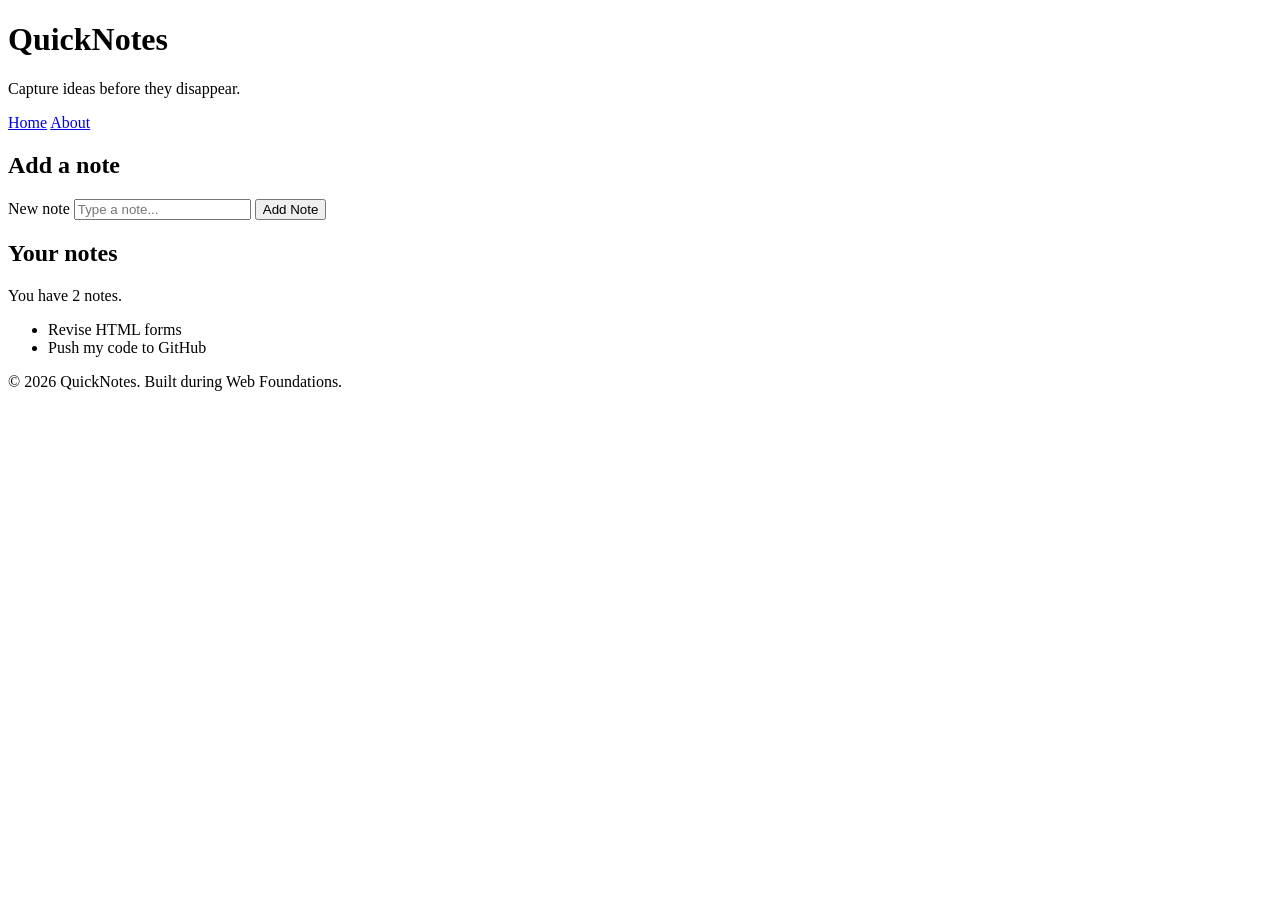
<file: day1/index.html>
<!DOCTYPE html>
<html lang="en">
  <head>
    <meta charset="UTF-8" />
    <meta name="viewport" content="width=device-width, initial-scale=1.0" />
    <title>QuickNotes</title>
  </head>
  <body>
    <header>
      <h1>QuickNotes</h1>
      <p>Capture ideas before they disappear.</p>

      <nav>
        <a href="index.html">Home</a>
        <a href="about.html">About</a>
      </nav>
    </header>

    <main>
      <section>
        <h2>Add a note</h2>
        <form id="note-form">
          <label for="note-input">New note</label>
          <input type="text" id="note-input" placeholder="Type a note..." />
          <button type="submit">Add Note</button>
        </form>
      </section>

      <section>
        <h2>Your notes</h2>
        <p id="note-count">You have 2 notes.</p>
        <ul id="notes-list">
          <li>Revise HTML forms</li>
          <li>Push my code to GitHub</li>
        </ul>
      </section>
    </main>

    <footer>
      <p>&copy; 2026 QuickNotes. Built during Web Foundations.</p>
    </footer>
  </body>
</html>
</file>
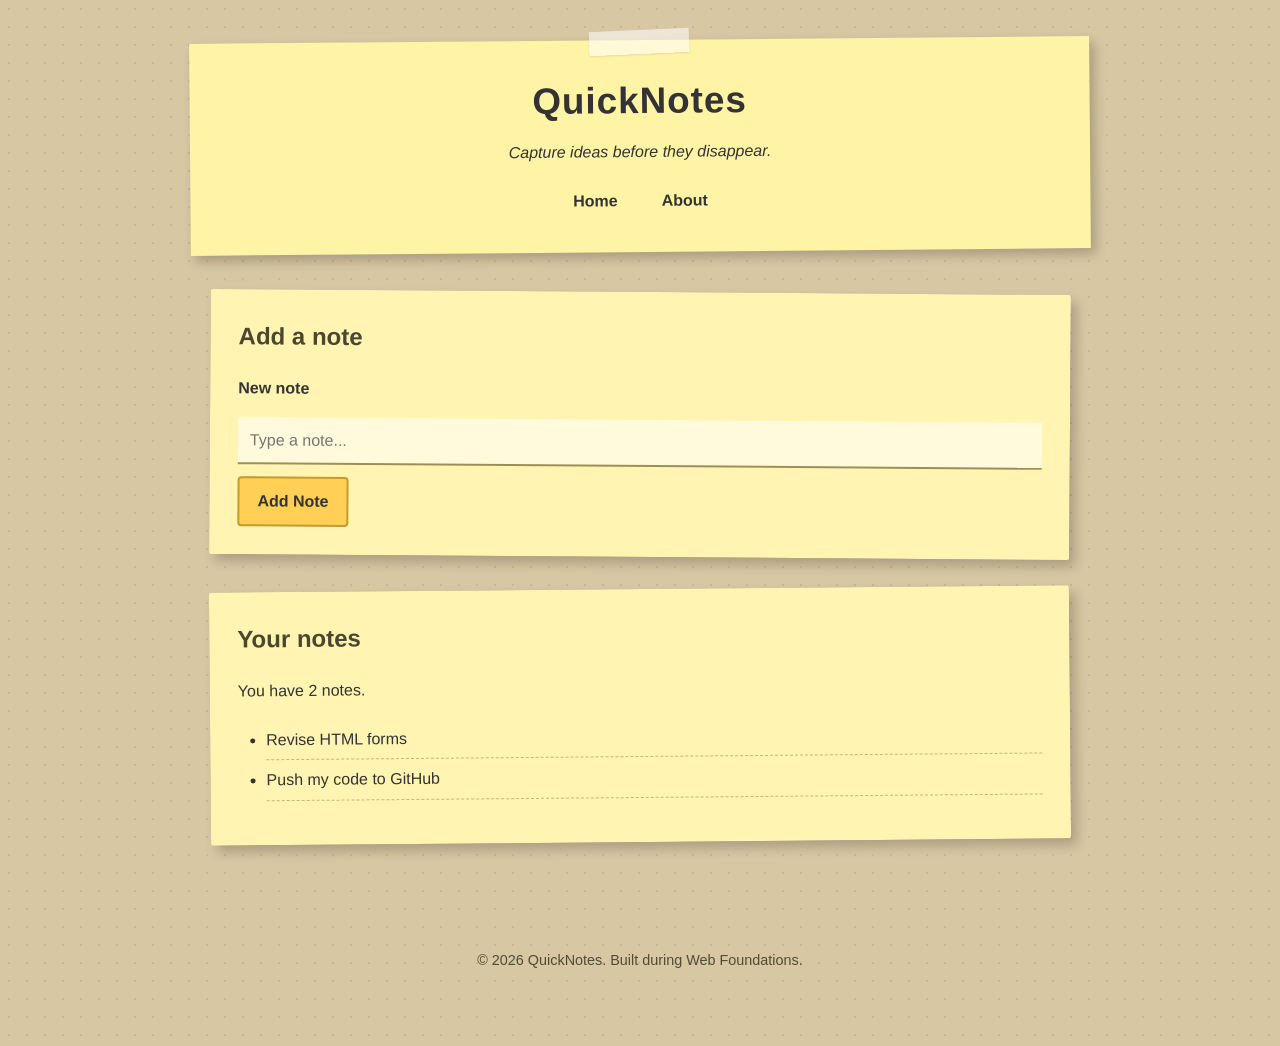
<file: day2/index.html>
<!DOCTYPE html>
<html lang="en">
  <head>
    <meta charset="UTF-8" />
    <meta name="viewport" content="width=device-width, initial-scale=1.0" />
    <link rel="stylesheet" href="style.css" />
    <title>QuickNotes</title>
  </head>
  <body>
    <header>
      <h1>QuickNotes</h1>
      <p>Capture ideas before they disappear.</p>

      <nav>
        <a href="index.html">Home</a>
        <a href="about.html">About</a>
      </nav>
    </header>

    <main>
      <section>
        <h2>Add a note</h2>
        <form id="note-form">
          <label for="note-input">New note</label>
          <input type="text" id="note-input" placeholder="Type a note..." />
          <button type="submit">Add Note</button>
        </form>
      </section>

      <section>
        <h2>Your notes</h2>
        <p id="note-count">You have 2 notes.</p>
        <ul id="notes-list">
          <li>Revise HTML forms</li>
          <li>Push my code to GitHub</li>
        </ul>
      </section>
    </main>

    <footer>
      <p>&copy; 2026 QuickNotes. Built during Web Foundations.</p>
    </footer>
  </body>
</html>
</file>
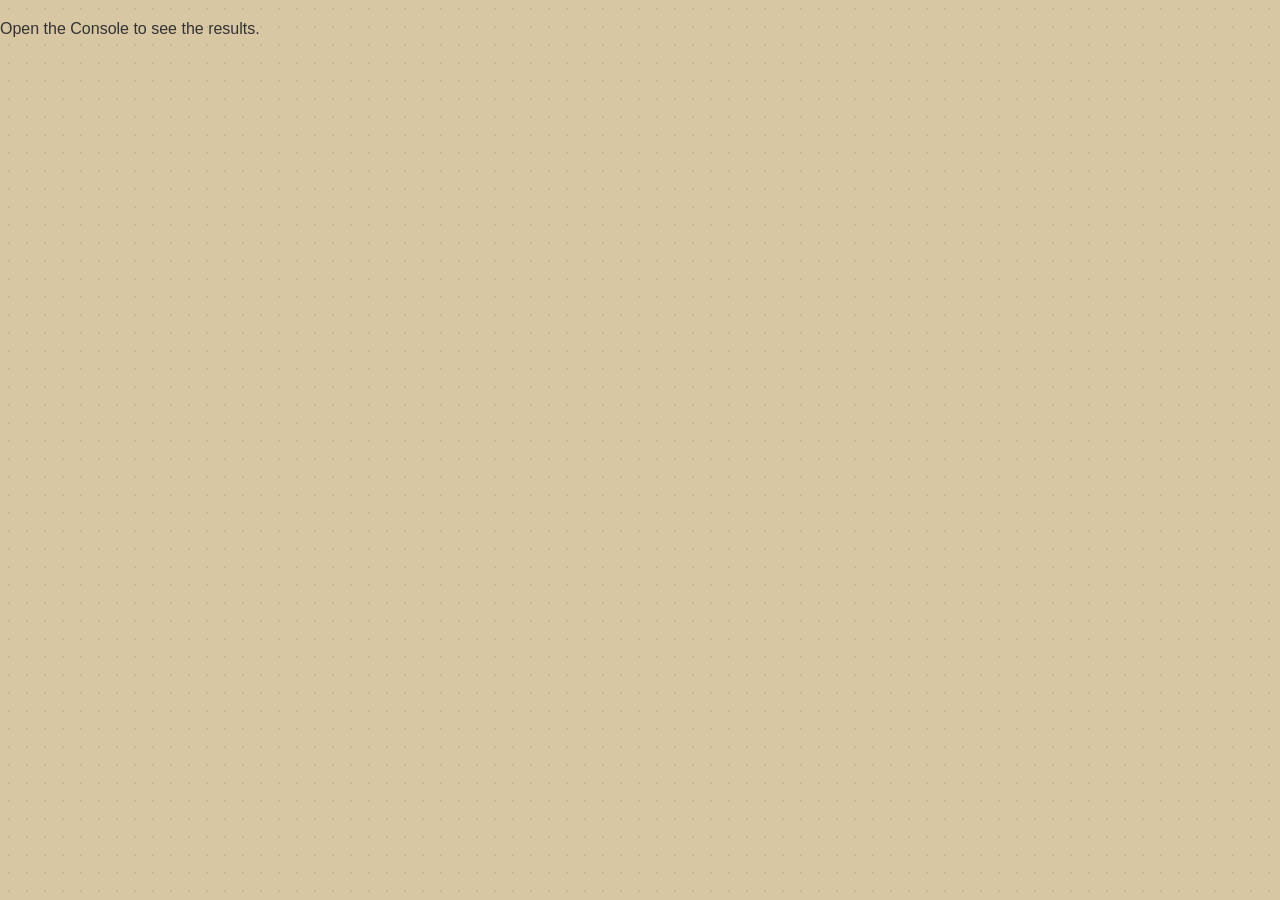
<file: day3/index.html>
<!DOCTYPE html>
<html lang="en">
<head>
  <meta charset="UTF-8">
  <meta name="viewport" content="width=device-width, initial-scale=1.0">
  <link rel="stylesheet" href="style.css">
  <title>Notes Toolkit</title>
  <script src="script.js" defer></script>
</head>
<body>
  <p>Open the Console to see the results.</p>
</body>
</html>
</file>
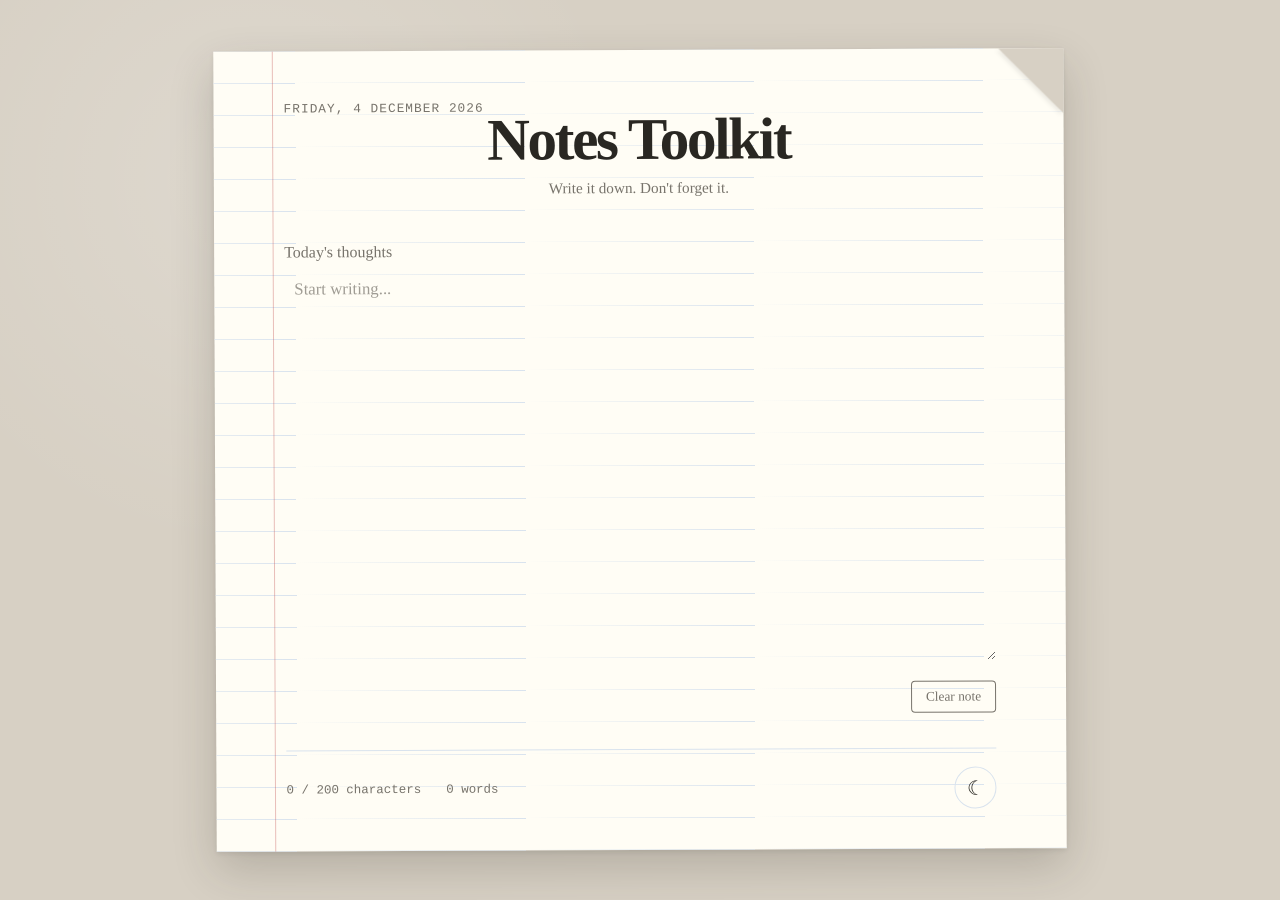
<file: day4/index.html>
<!DOCTYPE html>
<html lang="en">
<head>
  <meta charset="UTF-8">
  <meta name="viewport" content="width=device-width, initial-scale=1.0">
  <title>Notes Toolkit</title>
  <link rel="stylesheet" href="style.css">
  <script src="script.js" defer></script>
</head>

<body>
  <main class="notebook-page">

    <header class="note-header">
      <p id="today-date"></p>
      <h1>Notes Toolkit</h1>
      <p class="subtitle">Write it down. Don't forget it.</p>
    </header>

    <section class="note-area">
      <label for="note-text">Today's thoughts</label>

      <textarea
        id="note-text"
        placeholder="Start writing..."
      ></textarea>
    </section>

    <div class="actions">
      <button id="clear-btn">Clear note</button>
    </div>

    <footer class="note-footer">
      <p id="char-count">0 / 200 characters</p>
      <p id="word-count">0 words</p>

      <button
        id="theme-toggle"
        aria-label="Toggle dark mode"
        title="Toggle dark mode"
      >
        ◐
      </button>
    </footer>

  </main>
</body>
</html>
</file>
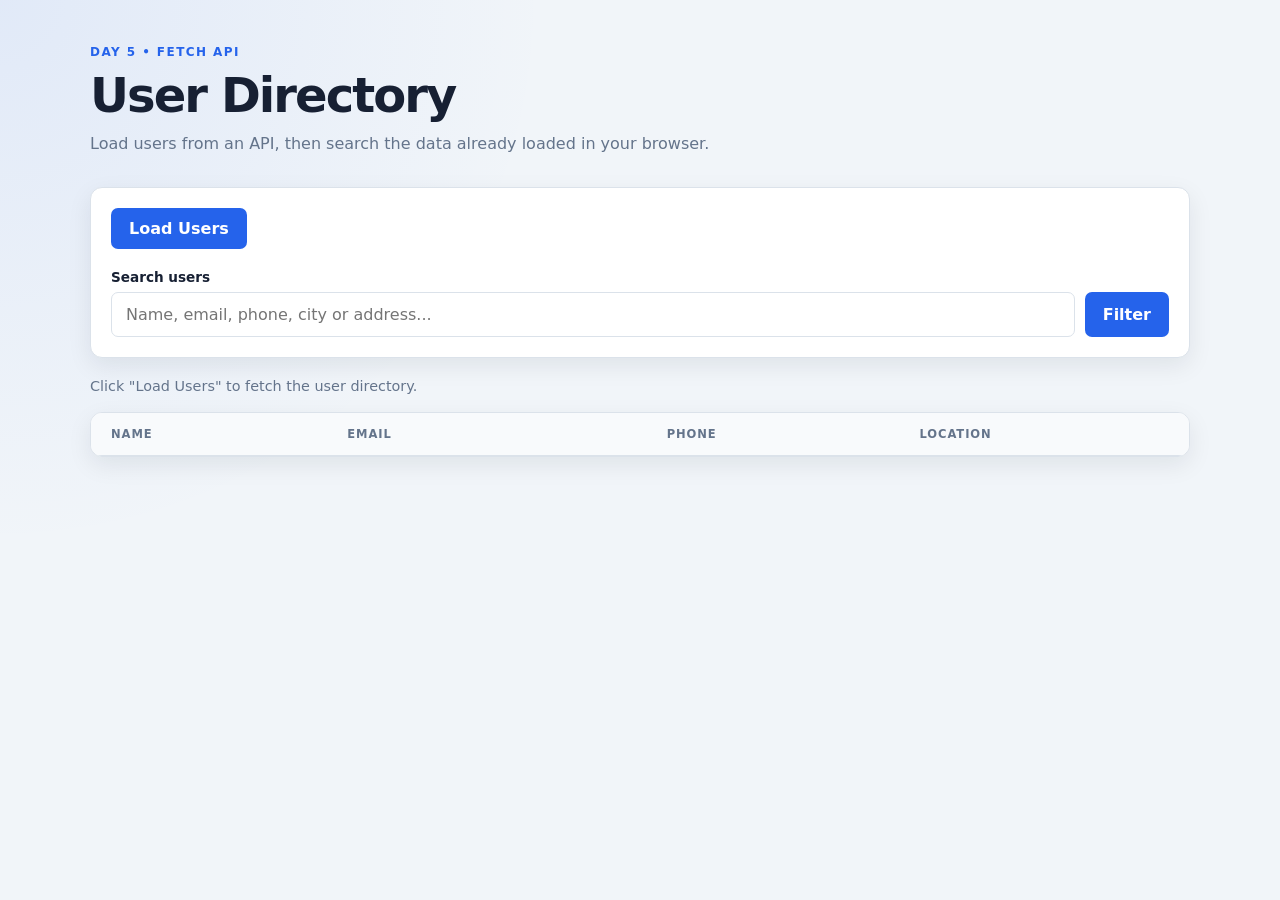
<file: day5/index.html>
<!DOCTYPE html>
<html lang="en">
<head>
  <meta charset="UTF-8">
  <meta name="viewport" content="width=device-width, initial-scale=1.0">

  <title>User Directory</title>

  <link rel="stylesheet" href="style.css">
  <script src="users.js" defer></script>
</head>

<body>
  <main class="container">

    <header class="page-header">
      <p class="eyebrow">Day 5 • Fetch API</p>
      <h1>User Directory</h1>
      <p class="subtitle">
        Load users from an API, then search the data already loaded in your browser.
      </p>
    </header>

    <section class="controls">

      <button id="load-users" type="button">
        Load Users
      </button>

      <div class="filter-area">
        <label for="filter-input">
          Search users
        </label>

        <div class="filter-row">
          <input
            id="filter-input"
            type="text"
            placeholder="Name, email, phone, city or address..."
          >

          <button id="filter-btn" type="button">
            Filter
          </button>
        </div>
      </div>

    </section>

    <p id="status">
      Click "Load Users" to fetch the user directory.
    </p>

    <section class="users-section">
      <div class="table-header">
        <span>Name</span>
        <span>Email</span>
        <span>Phone</span>
        <span>Location</span>
      </div>

      <ul id="users-list"></ul>
    </section>

  </main>
</body>
</html>
</file>
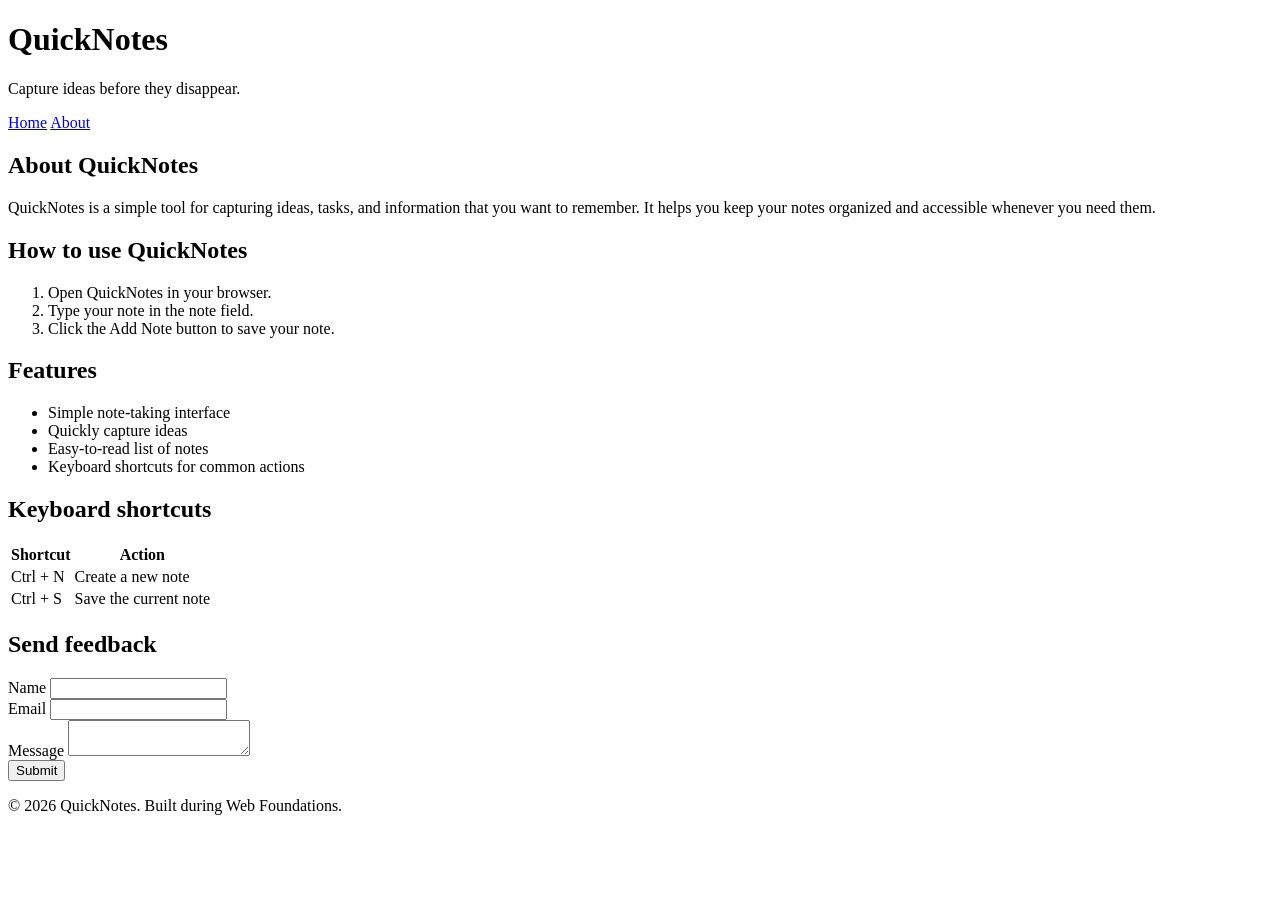
<file: day1/about.html>
<!DOCTYPE html>
<html lang="en">
  <head>
    <meta charset="UTF-8" />
    <meta name="viewport" content="width=device-width, initial-scale=1.0" />
    <title>About QuickNotes</title>
  </head>
  <body>
    <header>
      <h1>QuickNotes</h1>
      <p>Capture ideas before they disappear.</p>

      <nav>
        <a href="index.html">Home</a>
        <a href="about.html">About</a>
      </nav>
    </header>

    <main>
      <h2>About QuickNotes</h2>

      <p>
        QuickNotes is a simple tool for capturing ideas, tasks, and
        information that you want to remember. It helps you keep your notes
        organized and accessible whenever you need them.
      </p>

      <section>
        <h2>How to use QuickNotes</h2>
        <ol>
          <li>Open QuickNotes in your browser.</li>
          <li>Type your note in the note field.</li>
          <li>Click the Add Note button to save your note.</li>
        </ol>
      </section>

      <section>
        <h2>Features</h2>
        <ul>
          <li>Simple note-taking interface</li>
          <li>Quickly capture ideas</li>
          <li>Easy-to-read list of notes</li>
          <li>Keyboard shortcuts for common actions</li>
        </ul>
      </section>

      <section>
        <h2>Keyboard shortcuts</h2>

        <table>
          <thead>
            <tr>
              <th>Shortcut</th>
              <th>Action</th>
            </tr>
          </thead>
          <tbody>
            <tr>
              <td>Ctrl + N</td>
              <td>Create a new note</td>
            </tr>
            <tr>
              <td>Ctrl + S</td>
              <td>Save the current note</td>
            </tr>
          </tbody>
        </table>
      </section>

      <section>
        <h2>Send feedback</h2>

        <form action="#" method="post">
          <div>
            <label for="name">Name</label>
            <input type="text" id="name" name="name" required />
          </div>

          <div>
            <label for="email">Email</label>
            <input type="email" id="email" name="email" required />
          </div>

          <div>
            <label for="message">Message</label>
            <textarea id="message" name="message" required></textarea>
          </div>

          <button type="submit">Submit</button>
        </form>
      </section>
    </main>

    <footer>
      <p>&copy; 2026 QuickNotes. Built during Web Foundations.</p>
    </footer>
  </body>
</html>
</file>
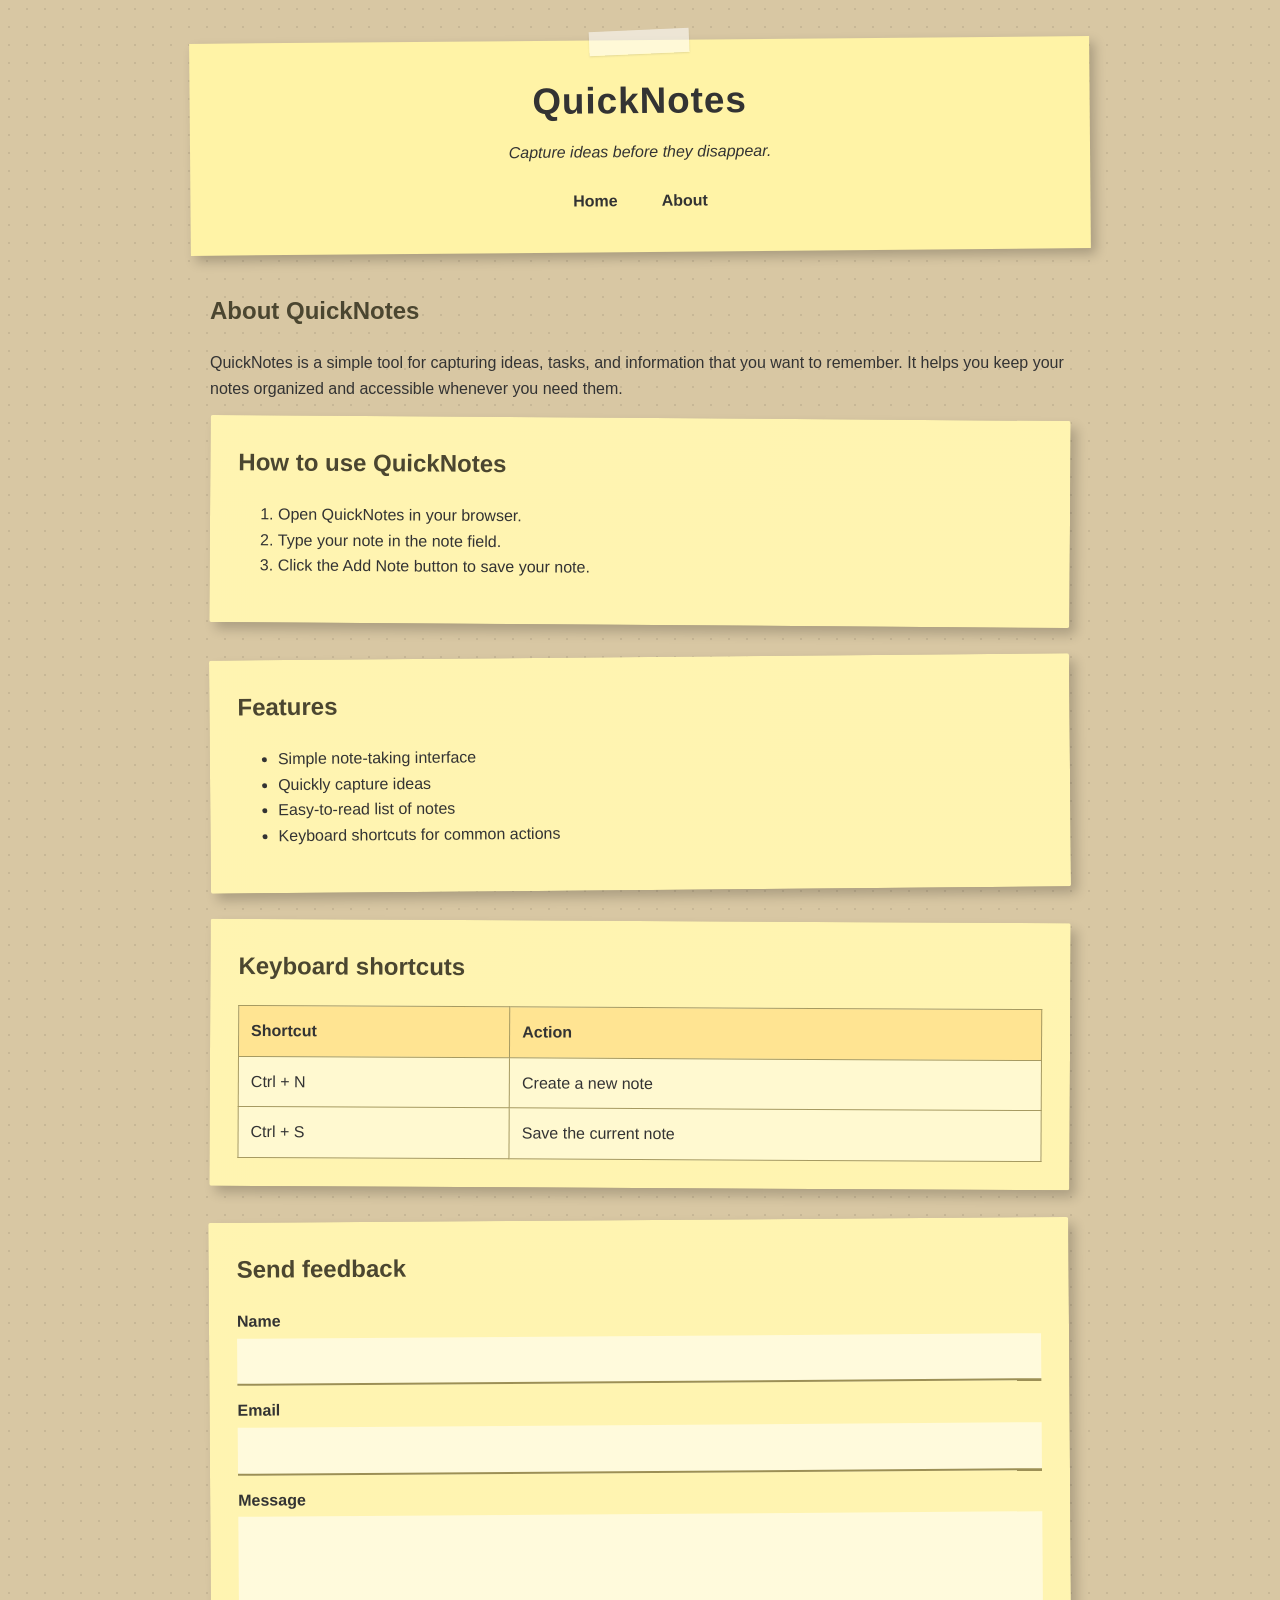
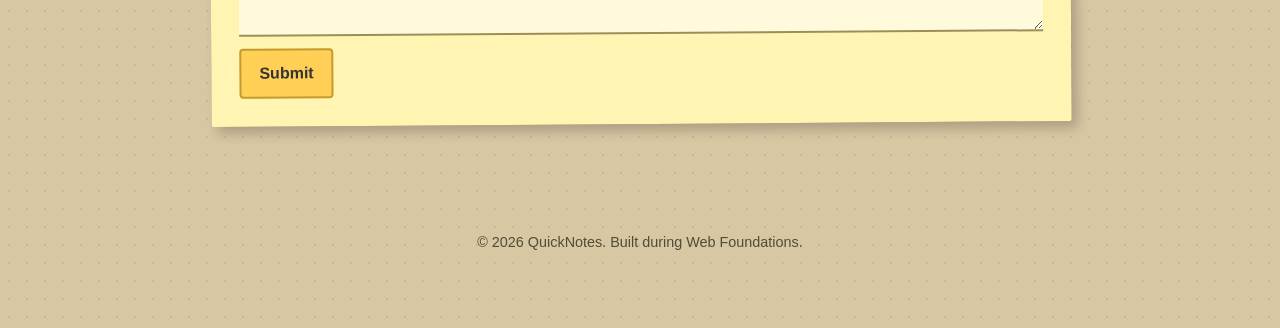
<file: day2/about.html>
<!DOCTYPE html>
<html lang="en">
  <head>
    <meta charset="UTF-8" />
    <meta name="viewport" content="width=device-width, initial-scale=1.0" />
    <link rel="stylesheet" href="style.css" />
    <title>About QuickNotes</title>
  </head>
  <body>
    <header>
      <h1>QuickNotes</h1>
      <p>Capture ideas before they disappear.</p>

      <nav>
        <a href="index.html">Home</a>
        <a href="about.html">About</a>
      </nav>
    </header>

    <main>
      <h2>About QuickNotes</h2>

      <p>
        QuickNotes is a simple tool for capturing ideas, tasks, and
        information that you want to remember. It helps you keep your notes
        organized and accessible whenever you need them.
      </p>

      <section>
        <h2>How to use QuickNotes</h2>
        <ol>
          <li>Open QuickNotes in your browser.</li>
          <li>Type your note in the note field.</li>
          <li>Click the Add Note button to save your note.</li>
        </ol>
      </section>

      <section>
        <h2>Features</h2>
        <ul class="feauters">
          <li>Simple note-taking interface</li>
          <li>Quickly capture ideas</li>
          <li>Easy-to-read list of notes</li>
          <li>Keyboard shortcuts for common actions</li>
        </ul>
      </section>

      <section>
        <h2>Keyboard shortcuts</h2>

        <table>
          <thead>
            <tr>
              <th>Shortcut</th>
              <th>Action</th>
            </tr>
          </thead>
          <tbody>
            <tr>
              <td>Ctrl + N</td>
              <td>Create a new note</td>
            </tr>
            <tr>
              <td>Ctrl + S</td>
              <td>Save the current note</td>
            </tr>
          </tbody>
        </table>
      </section>

      <section>
        <h2>Send feedback</h2>

        <form action="#" method="post">
          <div>
            <label for="name">Name</label>
            <input type="text" id="name" name="name" required />
          </div>

          <div>
            <label for="email">Email</label>
            <input type="email" id="email" name="email" required />
          </div>

          <div>
            <label for="message">Message</label>
            <textarea id="message" name="message" required></textarea>
          </div>

          <button type="submit">Submit</button>
        </form>
      </section>
    </main>

    <footer>
      <p>&copy; 2026 QuickNotes. Built during Web Foundations.</p>
    </footer>
  </body>
</html>
</file>
<file: day2/style.css>
/* =========================
   RESET
   ========================= */

* {
  box-sizing: border-box;
}

body {
  margin: 0;
  font-family: "Trebuchet MS", Arial, sans-serif;
  line-height: 1.6;
  color: #333;

  /* Desk / paper background */
  background-color: #d8c7a3;

  background-image:
    radial-gradient(
      rgba(0, 0, 0, 0.08) 1px,
      transparent 1px
    );

  background-size: 18px 18px;
}


/* =========================
   HEADER
   ========================= */

header {
  max-width: 900px;
  margin: 40px auto 0;

  padding: 32px 24px;

  text-align: center;

  background-color: #fff3a6;

  color: #333;

  /* Sticky note shadow */
  box-shadow:
    5px 6px 12px rgba(0, 0, 0, 0.22);

  /* Slightly crooked sticky note */
  transform: rotate(-0.5deg);

  position: relative;
}

/* Tape at the top */
header::before {
  content: "";

  position: absolute;

  top: -10px;
  left: 50%;

  width: 100px;
  height: 24px;

  transform: translateX(-50%) rotate(-2deg);

  background-color: rgba(255, 255, 255, 0.55);

  box-shadow: 0 1px 2px rgba(0, 0, 0, 0.1);
}

header h1 {
  margin: 0;

  font-family: "Comic Sans MS", "Trebuchet MS", sans-serif;

  font-size: 2.3rem;

  letter-spacing: 1px;
}

header p {
  margin: 8px 0 18px;

  font-style: italic;
}


/* =========================
   NAVIGATION
   ========================= */

nav {
  display: flex;

  justify-content: center;
  align-items: center;

  gap: 16px;
}

nav a {
  color: #333;

  text-decoration: none;

  padding: 6px 14px;

  border-radius: 4px;

  font-weight: bold;

  transition:
    background-color 0.2s ease,
    transform 0.2s ease;
}

nav a:hover {
  background-color: rgba(255, 255, 255, 0.55);

  transform: translateY(-2px) rotate(-1deg);
}


/* =========================
   MAIN
   ========================= */

main {
  max-width: 900px;

  margin-left: auto;
  margin-right: auto;

  padding: 40px 20px;
}


/* =========================
   STICKY NOTE SECTIONS
   ========================= */

section {
  position: relative;

  background-color: #fff3a6;

  padding: 28px;

  margin-bottom: 32px;

  box-shadow:
    6px 7px 12px rgba(0, 0, 0, 0.2);

  border-radius: 2px;

  /* Handmade paper effect */
  background-image:
    linear-gradient(
      rgba(255, 255, 255, 0.12),
      rgba(255, 255, 255, 0.12)
    );
}

/*
   Give different sections slightly different
   rotations so they look like separate notes.
*/

section:nth-of-type(1) {
  transform: rotate(0.4deg);
}

section:nth-of-type(2) {
  transform: rotate(-0.5deg);
}

section:nth-of-type(3) {
  transform: rotate(0.3deg);
}

section:nth-of-type(4) {
  transform: rotate(-0.4deg);
}


/* Sticky note heading */

section h2,
main > h2 {
  font-family: "Comic Sans MS", "Trebuchet MS", sans-serif;

  color: #4b4630;

  margin-top: 0;
}


/* =========================
   FORM
   ========================= */

form {
  display: flex;

  flex-direction: column;

  gap: 12px;
}

form div {
  display: flex;

  flex-direction: column;
}

label {
  font-weight: bold;

  margin-bottom: 4px;
}

input,
textarea {
  width: 100%;

  padding: 10px 12px;

  font: inherit;

  color: #333;

  background-color: rgba(255, 255, 255, 0.55);

  border: none;

  border-bottom: 2px solid #9c8f55;

  outline: none;

  transition:
    background-color 0.2s ease,
    border-color 0.2s ease;
}

input:focus,
textarea:focus {
  background-color: rgba(255, 255, 255, 0.8);

  border-bottom-color: #5e5734;
}

textarea {
  min-height: 120px;

  resize: vertical;
}


/* =========================
   BUTTON
   ========================= */

button {
  align-self: flex-start;

  padding: 10px 18px;

  font: inherit;

  font-weight: bold;

  color: #333;

  background-color: #ffcf56;

  border: 2px solid #c49b2e;

  border-radius: 4px;

  cursor: pointer;

  transition:
    transform 0.2s ease,
    box-shadow 0.2s ease,
    background-color 0.2s ease;
}

button:hover {
  background-color: #ffd96f;

  transform: translateY(-3px) rotate(-1deg);

  box-shadow: 3px 4px 7px rgba(0, 0, 0, 0.2);
}


/* =========================
   NOTES LIST
   ========================= */

#notes-list {
  padding-left: 28px;
}

#notes-list li {
  padding: 7px 0;

  border-bottom: 1px dashed rgba(80, 70, 30, 0.35);
}


/* =========================
   FEATURES
   ========================= */

.features {
  display: grid;

  grid-template-columns:
    repeat(auto-fit, minmax(180px, 1fr));

  gap: 18px;

  padding: 0;

  list-style: none;
}

.features li {
  padding: 18px;

  background-color: #fff8bf;

  border: none;

  box-shadow:
    3px 4px 8px rgba(0, 0, 0, 0.15);

  transition:
    transform 0.2s ease,
    box-shadow 0.2s ease;
}

.features li:nth-child(odd) {
  transform: rotate(-1deg);
}

.features li:nth-child(even) {
  transform: rotate(1deg);
}

.features li:hover {
  transform: translateY(-5px) rotate(0deg);

  box-shadow:
    5px 7px 12px rgba(0, 0, 0, 0.2);
}


/* =========================
   TABLE
   ========================= */

table {
  width: 100%;

  border-collapse: collapse;

  background-color: rgba(255, 255, 255, 0.4);
}

th,
td {
  border: 1px solid #a69a61;

  padding: 12px;

  text-align: left;
}

th {
  background-color: rgba(255, 207, 86, 0.5);

  font-family:
    "Comic Sans MS",
    "Trebuchet MS",
    sans-serif;
}


/* =========================
   FOOTER
   ========================= */

footer {
  max-width: 900px;

  margin: 0 auto 40px;

  padding: 20px;

  text-align: center;

  color: #514c36;

  font-size: 0.9rem;
}


/* =========================
   MOBILE
   ========================= */

@media (max-width: 600px) {
  header {
    margin-top: 20px;

    padding: 24px 16px;
  }

  header h1 {
    font-size: 1.7rem;
  }

  header p {
    font-size: 0.9rem;
  }

  main {
    padding: 24px 12px;
  }

  section {
    padding: 22px;
  }

  nav {
    flex-wrap: wrap;
  }

  .features {
    grid-template-columns: 1fr;
  }

  table {
    font-size: 0.9rem;
  }
}
</file>
<file: day3/style.css>
/* =========================
   RESET
   ========================= */

* {
  box-sizing: border-box;
}

body {
  margin: 0;
  font-family: "Trebuchet MS", Arial, sans-serif;
  line-height: 1.6;
  color: #333;

  /* Desk / paper background */
  background-color: #d8c7a3;

  background-image:
    radial-gradient(
      rgba(0, 0, 0, 0.08) 1px,
      transparent 1px
    );

  background-size: 18px 18px;
}


/* =========================
   HEADER
   ========================= */

header {
  max-width: 900px;
  margin: 40px auto 0;

  padding: 32px 24px;

  text-align: center;

  background-color: #fff3a6;

  color: #333;

  /* Sticky note shadow */
  box-shadow:
    5px 6px 12px rgba(0, 0, 0, 0.22);

  /* Slightly crooked sticky note */
  transform: rotate(-0.5deg);

  position: relative;
}

/* Tape at the top */
header::before {
  content: "";

  position: absolute;

  top: -10px;
  left: 50%;

  width: 100px;
  height: 24px;

  transform: translateX(-50%) rotate(-2deg);

  background-color: rgba(255, 255, 255, 0.55);

  box-shadow: 0 1px 2px rgba(0, 0, 0, 0.1);
}

header h1 {
  margin: 0;

  font-family: "Comic Sans MS", "Trebuchet MS", sans-serif;

  font-size: 2.3rem;

  letter-spacing: 1px;
}

header p {
  margin: 8px 0 18px;

  font-style: italic;
}


/* =========================
   NAVIGATION
   ========================= */

nav {
  display: flex;

  justify-content: center;
  align-items: center;

  gap: 16px;
}

nav a {
  color: #333;

  text-decoration: none;

  padding: 6px 14px;

  border-radius: 4px;

  font-weight: bold;

  transition:
    background-color 0.2s ease,
    transform 0.2s ease;
}

nav a:hover {
  background-color: rgba(255, 255, 255, 0.55);

  transform: translateY(-2px) rotate(-1deg);
}


/* =========================
   MAIN
   ========================= */

main {
  max-width: 900px;

  margin-left: auto;
  margin-right: auto;

  padding: 40px 20px;
}


/* =========================
   STICKY NOTE SECTIONS
   ========================= */

section {
  position: relative;

  background-color: #fff3a6;

  padding: 28px;

  margin-bottom: 32px;

  box-shadow:
    6px 7px 12px rgba(0, 0, 0, 0.2);

  border-radius: 2px;

  /* Handmade paper effect */
  background-image:
    linear-gradient(
      rgba(255, 255, 255, 0.12),
      rgba(255, 255, 255, 0.12)
    );
}

/*
   Give different sections slightly different
   rotations so they look like separate notes.
*/

section:nth-of-type(1) {
  transform: rotate(0.4deg);
}

section:nth-of-type(2) {
  transform: rotate(-0.5deg);
}

section:nth-of-type(3) {
  transform: rotate(0.3deg);
}

section:nth-of-type(4) {
  transform: rotate(-0.4deg);
}


/* Sticky note heading */

section h2,
main > h2 {
  font-family: "Comic Sans MS", "Trebuchet MS", sans-serif;

  color: #4b4630;

  margin-top: 0;
}


/* =========================
   FORM
   ========================= */

form {
  display: flex;

  flex-direction: column;

  gap: 12px;
}

form div {
  display: flex;

  flex-direction: column;
}

label {
  font-weight: bold;

  margin-bottom: 4px;
}

input,
textarea {
  width: 100%;

  padding: 10px 12px;

  font: inherit;

  color: #333;

  background-color: rgba(255, 255, 255, 0.55);

  border: none;

  border-bottom: 2px solid #9c8f55;

  outline: none;

  transition:
    background-color 0.2s ease,
    border-color 0.2s ease;
}

input:focus,
textarea:focus {
  background-color: rgba(255, 255, 255, 0.8);

  border-bottom-color: #5e5734;
}

textarea {
  min-height: 120px;

  resize: vertical;
}


/* =========================
   BUTTON
   ========================= */

button {
  align-self: flex-start;

  padding: 10px 18px;

  font: inherit;

  font-weight: bold;

  color: #333;

  background-color: #ffcf56;

  border: 2px solid #c49b2e;

  border-radius: 4px;

  cursor: pointer;

  transition:
    transform 0.2s ease,
    box-shadow 0.2s ease,
    background-color 0.2s ease;
}

button:hover {
  background-color: #ffd96f;

  transform: translateY(-3px) rotate(-1deg);

  box-shadow: 3px 4px 7px rgba(0, 0, 0, 0.2);
}


/* =========================
   NOTES LIST
   ========================= */

#notes-list {
  padding-left: 28px;
}

#notes-list li {
  padding: 7px 0;

  border-bottom: 1px dashed rgba(80, 70, 30, 0.35);
}


/* =========================
   FEATURES
   ========================= */

.features {
  display: grid;

  grid-template-columns:
    repeat(auto-fit, minmax(180px, 1fr));

  gap: 18px;

  padding: 0;

  list-style: none;
}

.features li {
  padding: 18px;

  background-color: #fff8bf;

  border: none;

  box-shadow:
    3px 4px 8px rgba(0, 0, 0, 0.15);

  transition:
    transform 0.2s ease,
    box-shadow 0.2s ease;
}

.features li:nth-child(odd) {
  transform: rotate(-1deg);
}

.features li:nth-child(even) {
  transform: rotate(1deg);
}

.features li:hover {
  transform: translateY(-5px) rotate(0deg);

  box-shadow:
    5px 7px 12px rgba(0, 0, 0, 0.2);
}


/* =========================
   TABLE
   ========================= */

table {
  width: 100%;

  border-collapse: collapse;

  background-color: rgba(255, 255, 255, 0.4);
}

th,
td {
  border: 1px solid #a69a61;

  padding: 12px;

  text-align: left;
}

th {
  background-color: rgba(255, 207, 86, 0.5);

  font-family:
    "Comic Sans MS",
    "Trebuchet MS",
    sans-serif;
}


/* =========================
   FOOTER
   ========================= */

footer {
  max-width: 900px;

  margin: 0 auto 40px;

  padding: 20px;

  text-align: center;

  color: #514c36;

  font-size: 0.9rem;
}


/* =========================
   MOBILE
   ========================= */

@media (max-width: 600px) {
  header {
    margin-top: 20px;

    padding: 24px 16px;
  }

  header h1 {
    font-size: 1.7rem;
  }

  header p {
    font-size: 0.9rem;
  }

  main {
    padding: 24px 12px;
  }

  section {
    padding: 22px;
  }

  nav {
    flex-wrap: wrap;
  }

  .features {
    grid-template-columns: 1fr;
  }

  table {
    font-size: 0.9rem;
  }
}
</file>
<file: day4/style.css>
:root {
  --desk: #d7d0c4;
  --paper: #fffdf5;
  --paper-line: #d9e3ee;
  --text: #292722;
  --muted: #77736b;
  --accent: #5c6f82;
  --button: #292722;
  --button-text: #ffffff;
  --warning-color: #d97706;
  --over-color: #dc2626;
  --shadow: rgba(45, 40, 32, 0.2);
}

body.dark {
  --desk: #171717;
  --paper: #242424;
  --paper-line: #3c4650;
  --text: #eeeeee;
  --muted: #a7a7a7;
  --accent: #9fb5c8;
  --button: #eeeeee;
  --button-text: #171717;
  --warning-color: #fbbf24;
  --over-color: #f87171;
  --shadow: rgba(0, 0, 0, 0.5);
}

* {
  box-sizing: border-box;
}

body {
  margin: 0;
  min-height: 100vh;
  padding: 50px 20px;

  background:
    radial-gradient(circle at 20% 20%, rgba(255, 255, 255, 0.18), transparent 30%),
    var(--desk);

  color: var(--text);
  font-family: Georgia, "Times New Roman", serif;

  transition:
    background-color 0.3s ease,
    color 0.3s ease;
}

/* Notebook sheet */

.notebook-page {
  position: relative;

  width: min(850px, 100%);
  min-height: 800px;

  margin: auto;
  padding: 55px 70px 35px;

  background-color: var(--paper);

  background-image:
    linear-gradient(
      to right,
      transparent 0,
      transparent 58px,
      rgba(190, 70, 70, 0.35) 59px,
      transparent 60px
    ),
    repeating-linear-gradient(
      to bottom,
      transparent 0,
      transparent 31px,
      var(--paper-line) 32px
    );

  box-shadow:
    0 18px 45px var(--shadow),
    0 2px 5px rgba(0, 0, 0, 0.08);

  transform: rotate(-0.25deg);

  transition:
    background-color 0.3s ease,
    box-shadow 0.3s ease;
}

/* Paper corner */

.notebook-page::before {
  content: "";

  position: absolute;
  top: 0;
  right: 0;

  width: 0;
  height: 0;

  border-top: 65px solid var(--desk);
  border-left: 65px solid transparent;

  filter: drop-shadow(-2px 2px 2px rgba(0, 0, 0, 0.08));
}

/* Header */

.note-header {
  position: relative;
  text-align: center;
  margin-bottom: 45px;
}

#today-date {
  position: absolute;
  top: -5px;
  left: 0;

  margin: 0;

  color: var(--muted);
  font-family: "Courier New", monospace;
  font-size: 0.8rem;
  letter-spacing: 0.08em;
  text-transform: uppercase;
}

h1 {
  margin: 0;

  font-family:
    "Segoe Print",
    "Bradley Hand",
    "Comic Sans MS",
    cursive;

  font-size: clamp(2.2rem, 6vw, 3.7rem);
  font-weight: 700;
  letter-spacing: -0.04em;
}

.subtitle {
  margin: 5px 0 0;

  color: var(--muted);

  font-family:
    "Segoe Print",
    "Bradley Hand",
    cursive;

  font-size: 0.95rem;
}

/* Writing area */

.note-area {
  position: relative;
}

.note-area label {
  display: block;

  margin-bottom: 12px;

  color: var(--muted);

  font-family:
    "Segoe Print",
    "Bradley Hand",
    cursive;

  font-size: 1rem;
}

/*
  The textarea becomes part of the notebook paper.
*/

textarea {
  display: block;

  width: 100%;
  height: 390px;

  padding: 0 10px 0 10px;

  border: none;
  outline: none;

  resize: vertical;

  background: transparent;

  color: var(--text);

  font-family:
    "Segoe Print",
    "Bradley Hand",
    "Comic Sans MS",
    cursive;

  font-size: 1.05rem;
  line-height: 32px;

  caret-color: var(--accent);

  transition: color 0.3s ease;
}

textarea::placeholder {
  color: var(--muted);
  opacity: 0.7;
}

textarea:focus {
  outline: none;
}

/* Character warning states */

#char-count.warning {
  color: var(--warning-color);
  font-weight: 700;
}

#char-count.over {
  color: var(--over-color);
  font-weight: 800;
}

/* Clear button */

.actions {
  display: flex;
  justify-content: flex-end;

  margin-top: 20px;
}

#clear-btn {
  padding: 7px 14px;

  border: 1px solid var(--muted);
  border-radius: 4px;

  background: transparent;
  color: var(--muted);

  font-family: Georgia, "Times New Roman", serif;

  cursor: pointer;

  transition:
    background-color 0.2s ease,
    color 0.2s ease,
    transform 0.2s ease;
}

#clear-btn:hover {
  background: var(--button);
  color: var(--button-text);

  transform: translateY(-1px);
}

/* Footer */

.note-footer {
  display: flex;
  align-items: center;

  margin-top: 35px;
  padding-top: 18px;

  border-top: 1px solid var(--paper-line);
}

.note-footer p {
  margin: 0;

  color: var(--muted);

  font-family: "Courier New", monospace;
  font-size: 0.78rem;
}

#char-count {
  margin-right: 25px;
}

#word-count {
  margin-right: auto;
}

/* Moon / Sun toggle */

#theme-toggle {
  width: 42px;
  height: 42px;

  padding: 0;

  display: grid;
  place-items: center;

  border: 1px solid var(--paper-line);
  border-radius: 50%;

  background: transparent;
  color: var(--text);

  font-size: 1.25rem;

  cursor: pointer;

  transition:
    transform 0.25s ease,
    background-color 0.25s ease;
}

#theme-toggle:hover {
  transform: rotate(15deg) scale(1.08);
  background: var(--paper-line);
}

/* Mobile */

@media (max-width: 650px) {
  body {
    padding: 20px 8px;
  }

  .notebook-page {
    min-height: 750px;

    padding: 45px 35px 25px;

    background-image:
      repeating-linear-gradient(
        to bottom,
        transparent 0,
        transparent 31px,
        var(--paper-line) 32px
      );
  }

  #today-date {
    position: static;
    margin-bottom: 12px;
    text-align: left;
  }

  h1 {
    text-align: left;
    font-size: 2.3rem;
  }

  .subtitle {
    text-align: left;
  }

  textarea {
    height: 360px;
  }

  .note-footer {
    gap: 10px;
  }

  #char-count {
    margin-right: 10px;
  }
}
</file>
<file: day5/style.css>
:root {
  --background: #f1f5f9;
  --surface: #ffffff;
  --surface-alt: #f8fafc;
  --primary: #2563eb;
  --primary-hover: #1d4ed8;
  --text: #172033;
  --muted: #64748b;
  --border: #dbe2ea;
  --shadow: rgba(15, 23, 42, 0.08);
}

* {
  box-sizing: border-box;
}

body {
  margin: 0;
  min-height: 100vh;
  padding: 45px 20px;

  background:
    radial-gradient(
      circle at top left,
      rgba(37, 99, 235, 0.08),
      transparent 35%
    ),
    var(--background);

  color: var(--text);

  font-family:
    Inter,
    system-ui,
    -apple-system,
    BlinkMacSystemFont,
    "Segoe UI",
    sans-serif;
}

.container {
  width: min(1100px, 100%);
  margin: 0 auto;
}

.page-header {
  margin-bottom: 30px;
}

.eyebrow {
  margin: 0 0 8px;

  color: var(--primary);

  font-size: 0.75rem;
  font-weight: 800;
  letter-spacing: 0.12em;
  text-transform: uppercase;
}

h1 {
  margin: 0;

  font-size: clamp(2rem, 5vw, 3rem);
  letter-spacing: -0.04em;
}

.subtitle {
  max-width: 650px;

  margin: 8px 0 0;

  color: var(--muted);

  line-height: 1.6;
}

/* Controls */

.controls {
  padding: 20px;

  border: 1px solid var(--border);
  border-radius: 12px;

  background: var(--surface);

  box-shadow: 0 8px 24px var(--shadow);
}

button {
  border: none;
  border-radius: 7px;

  padding: 11px 18px;

  background: var(--primary);
  color: white;

  font: inherit;
  font-weight: 700;

  cursor: pointer;

  transition:
    background-color 0.2s ease,
    transform 0.2s ease,
    opacity 0.2s ease;
}

button:hover:not(:disabled) {
  background: var(--primary-hover);
  transform: translateY(-1px);
}

button:disabled {
  cursor: not-allowed;
  opacity: 0.55;
}

.filter-area {
  margin-top: 20px;
}

label {
  display: block;

  margin-bottom: 7px;

  font-size: 0.85rem;
  font-weight: 700;
}

.filter-row {
  display: flex;
  gap: 10px;
}

#filter-input {
  flex: 1;

  min-width: 0;

  padding: 12px 14px;

  border: 1px solid var(--border);
  border-radius: 7px;

  background: var(--surface);
  color: var(--text);

  font: inherit;

  outline: none;
}

#filter-input:focus {
  border-color: var(--primary);

  box-shadow:
    0 0 0 3px rgba(37, 99, 235, 0.12);
}

/* Status */

#status {
  min-height: 22px;

  margin: 20px 0 12px;

  color: var(--muted);

  font-size: 0.9rem;
}

/* User table */

.users-section {
  overflow: hidden;

  border: 1px solid var(--border);
  border-radius: 12px;

  background: var(--surface);

  box-shadow: 0 8px 24px var(--shadow);
}

.table-header {
  display: grid;

  grid-template-columns:
    1.3fr
    1.8fr
    1.4fr
    1.5fr;

  gap: 20px;

  padding: 14px 20px;

  background: var(--surface-alt);

  border-bottom: 1px solid var(--border);

  color: var(--muted);

  font-size: 0.72rem;
  font-weight: 800;

  letter-spacing: 0.08em;
  text-transform: uppercase;
}

#users-list {
  margin: 0;
  padding: 0;

  list-style: none;
}

#users-list li {
  display: grid;

  grid-template-columns:
    1.3fr
    1.8fr
    1.4fr
    1.5fr;

  gap: 20px;

  align-items: center;

  padding: 17px 20px;

  border-bottom: 1px solid var(--border);

  transition: background-color 0.15s ease;
}

#users-list li:last-child {
  border-bottom: none;
}

#users-list li:hover {
  background: var(--surface-alt);
}

.user-name {
  font-weight: 700;
}

.user-email,
.user-phone,
.user-location {
  color: var(--muted);

  font-size: 0.88rem;
}

/* Mobile */

@media (max-width: 800px) {
  body {
    padding: 30px 12px;
  }

  .users-section {
    overflow-x: auto;
  }

  .table-header,
  #users-list li {
    min-width: 850px;
  }
}

@media (max-width: 550px) {
  .filter-row {
    flex-direction: column;
  }

  #filter-input {
    width: 100%;
  }

  #filter-btn {
    width: 100%;
  }
}
</file>
